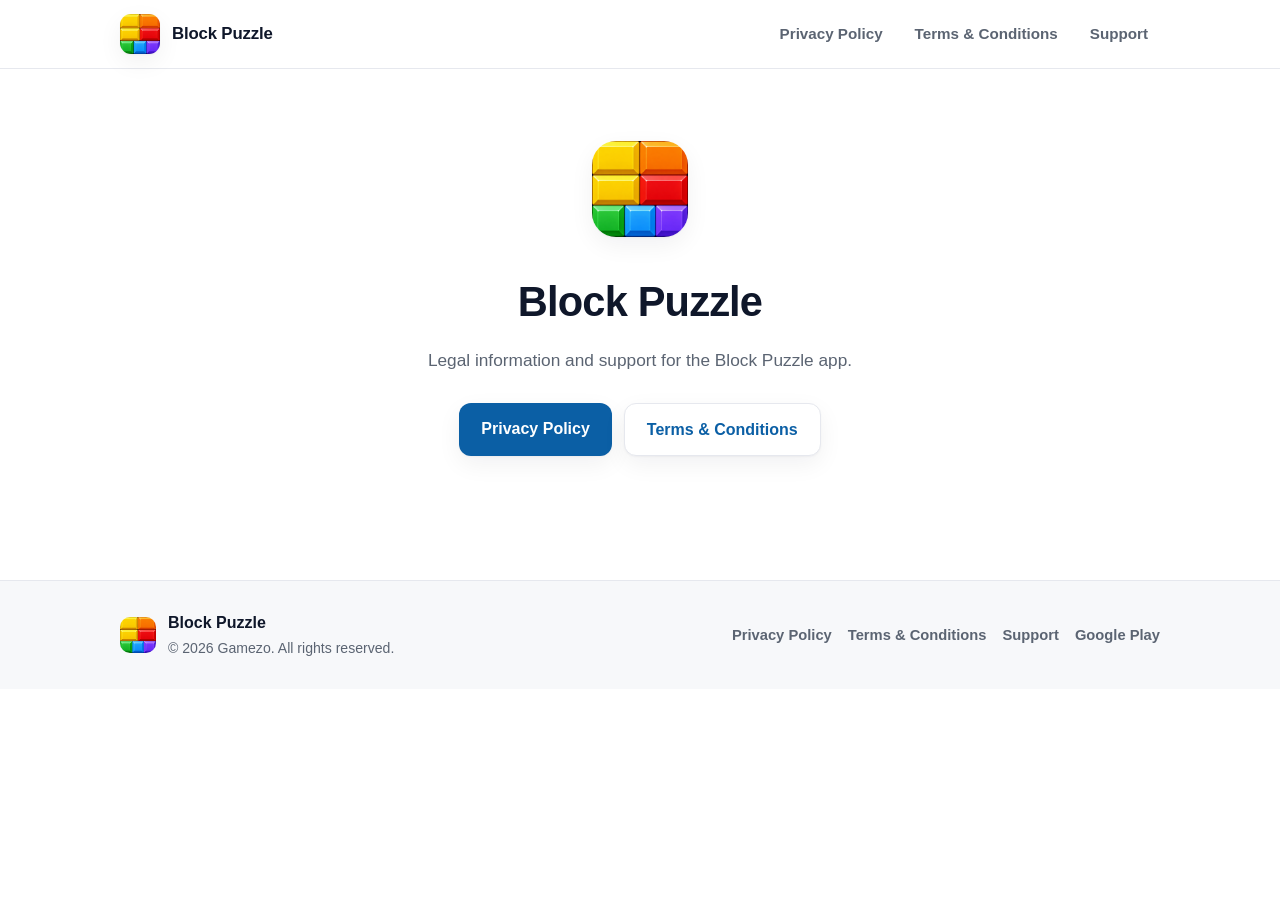
<file: index.html>
<!DOCTYPE html>
<html lang="en">
<head>
  <meta charset="utf-8">
  <meta name="viewport" content="width=device-width, initial-scale=1">
  <title>Block Puzzle &mdash; Legal &amp; Support</title>
  <meta name="description" content="Privacy Policy, Terms &amp; Conditions and support information for the Block Puzzle app.">
  <meta name="robots" content="index, follow">
  <meta name="theme-color" content="#0B5FA5">
  <link rel="canonical" href="https://gamezosupport.github.io/blockpuzzlelegal/">
  <meta property="og:type" content="website">
  <meta property="og:site_name" content="Block Puzzle">
  <meta property="og:title" content="Block Puzzle &mdash; Legal &amp; Support">
  <meta property="og:description" content="Privacy Policy, Terms &amp; Conditions and support information for the Block Puzzle app.">
  <meta property="og:url" content="https://gamezosupport.github.io/blockpuzzlelegal/">
  <meta property="og:image" content="https://gamezosupport.github.io/blockpuzzlelegal/assets/app_logo.png">
  <meta name="twitter:card" content="summary">
  <meta name="twitter:title" content="Block Puzzle &mdash; Legal &amp; Support">
  <meta name="twitter:description" content="Privacy Policy, Terms &amp; Conditions and support information for the Block Puzzle app.">
  <meta name="twitter:image" content="https://gamezosupport.github.io/blockpuzzlelegal/assets/app_logo.png">
  <script type="application/ld+json">
  {
    "@context": "https://schema.org",
    "@type": "SoftwareApplication",
    "name": "Block Puzzle",
    "applicationCategory": "GameApplication",
    "operatingSystem": "Android, iOS",
    "url": "https://gamezosupport.github.io/blockpuzzlelegal/",
    "description": "Privacy Policy, Terms & Conditions and support information for the Block Puzzle app.",
    "image": "https://gamezosupport.github.io/blockpuzzlelegal/assets/app_logo.png",
    "installUrl": "https://play.google.com/store/apps/details?id=com.gamezo.blockpuzzle"
  }
  </script>
  <link rel="icon" type="image/png" href="assets/app_logo.png">
  <link rel="apple-touch-icon" href="assets/app_logo.png">
  <link rel="stylesheet" href="assets/styles.css">
</head>
<body>
  <a class="skip-link" href="#main">Skip to content</a>
<header class="site-header">
  <div class="container header-inner">
    <a class="brand" href="" aria-label="Block Puzzle home">
      <img class="brand-logo" src="assets/app_logo.png" width="40" height="40" alt="Block Puzzle logo">
      <span class="brand-name">Block Puzzle</span>
    </a>
    <nav class="site-nav" aria-label="Primary">
      <a href="privacy-policy/">Privacy Policy</a>
      <a href="terms-and-conditions/">Terms &amp; Conditions</a>
      <a href="mailto:gamezosupport@gmail.com">Support</a>
    </nav>
  </div>
</header>
  <main id="main" class="container">
    <section class="hero">
      <img class="hero-logo" src="assets/app_logo.png" width="96" height="96" alt="Block Puzzle logo">
      <h1>Block Puzzle</h1>
      <p class="lede">Legal information and support for the Block Puzzle app.</p>
      <div class="hero-actions">
        <a class="btn" href="privacy-policy/">Privacy Policy</a>
        <a class="btn btn-ghost" href="terms-and-conditions/">Terms &amp; Conditions</a>
      </div>
    </section>
  </main>
<footer class="site-footer">
  <div class="container footer-inner">
    <div class="footer-brand">
      <img class="footer-logo" src="assets/app_logo.png" width="36" height="36" alt="Block Puzzle logo">
      <div>
        <div class="footer-app">Block Puzzle</div>
        <div class="footer-copy">&copy; 2026 Gamezo. All rights reserved.</div>
      </div>
    </div>
    <nav class="footer-nav" aria-label="Footer">
      <a href="privacy-policy/">Privacy Policy</a>
      <a href="terms-and-conditions/">Terms &amp; Conditions</a>
      <a href="mailto:gamezosupport@gmail.com">Support</a>
      <a href="https://play.google.com/store/apps/details?id=com.gamezo.blockpuzzle" rel="noopener">Google Play</a>
    </nav>
  </div>
</footer>
</body>
</html>
</file>
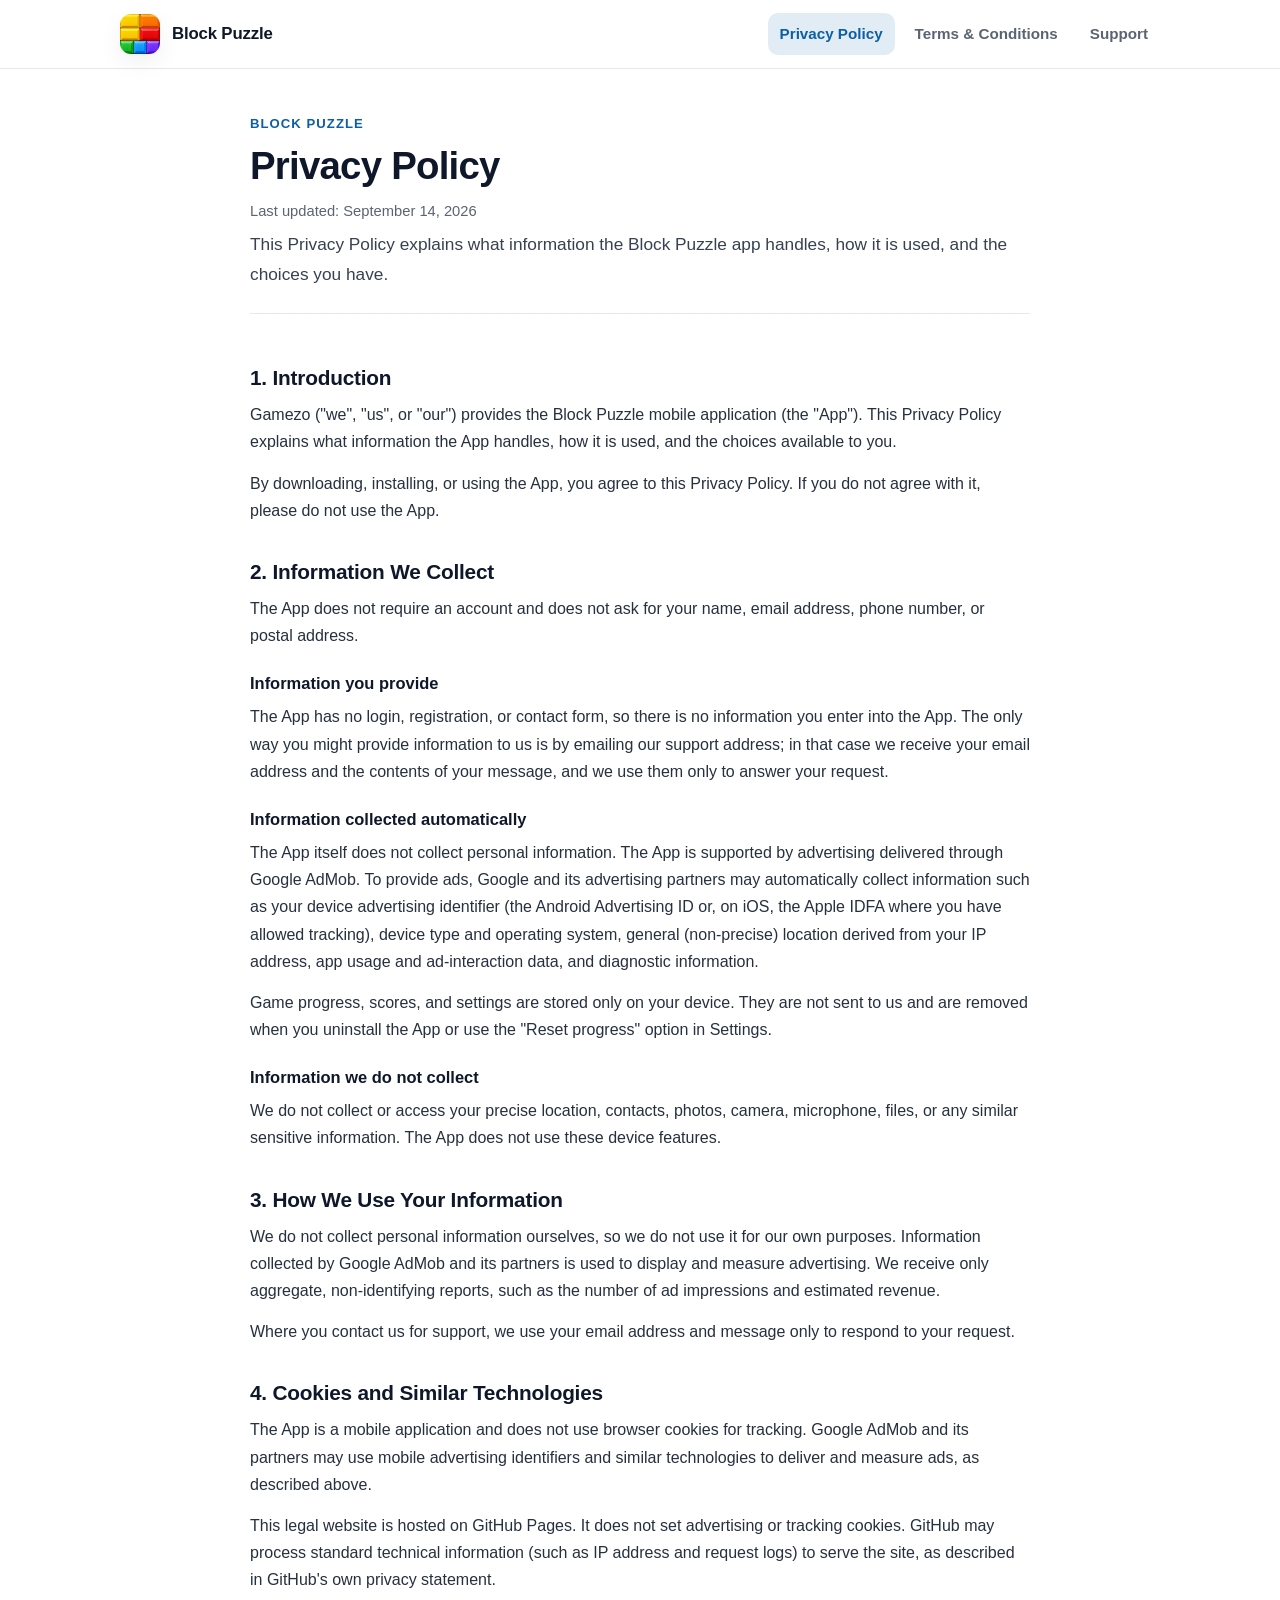
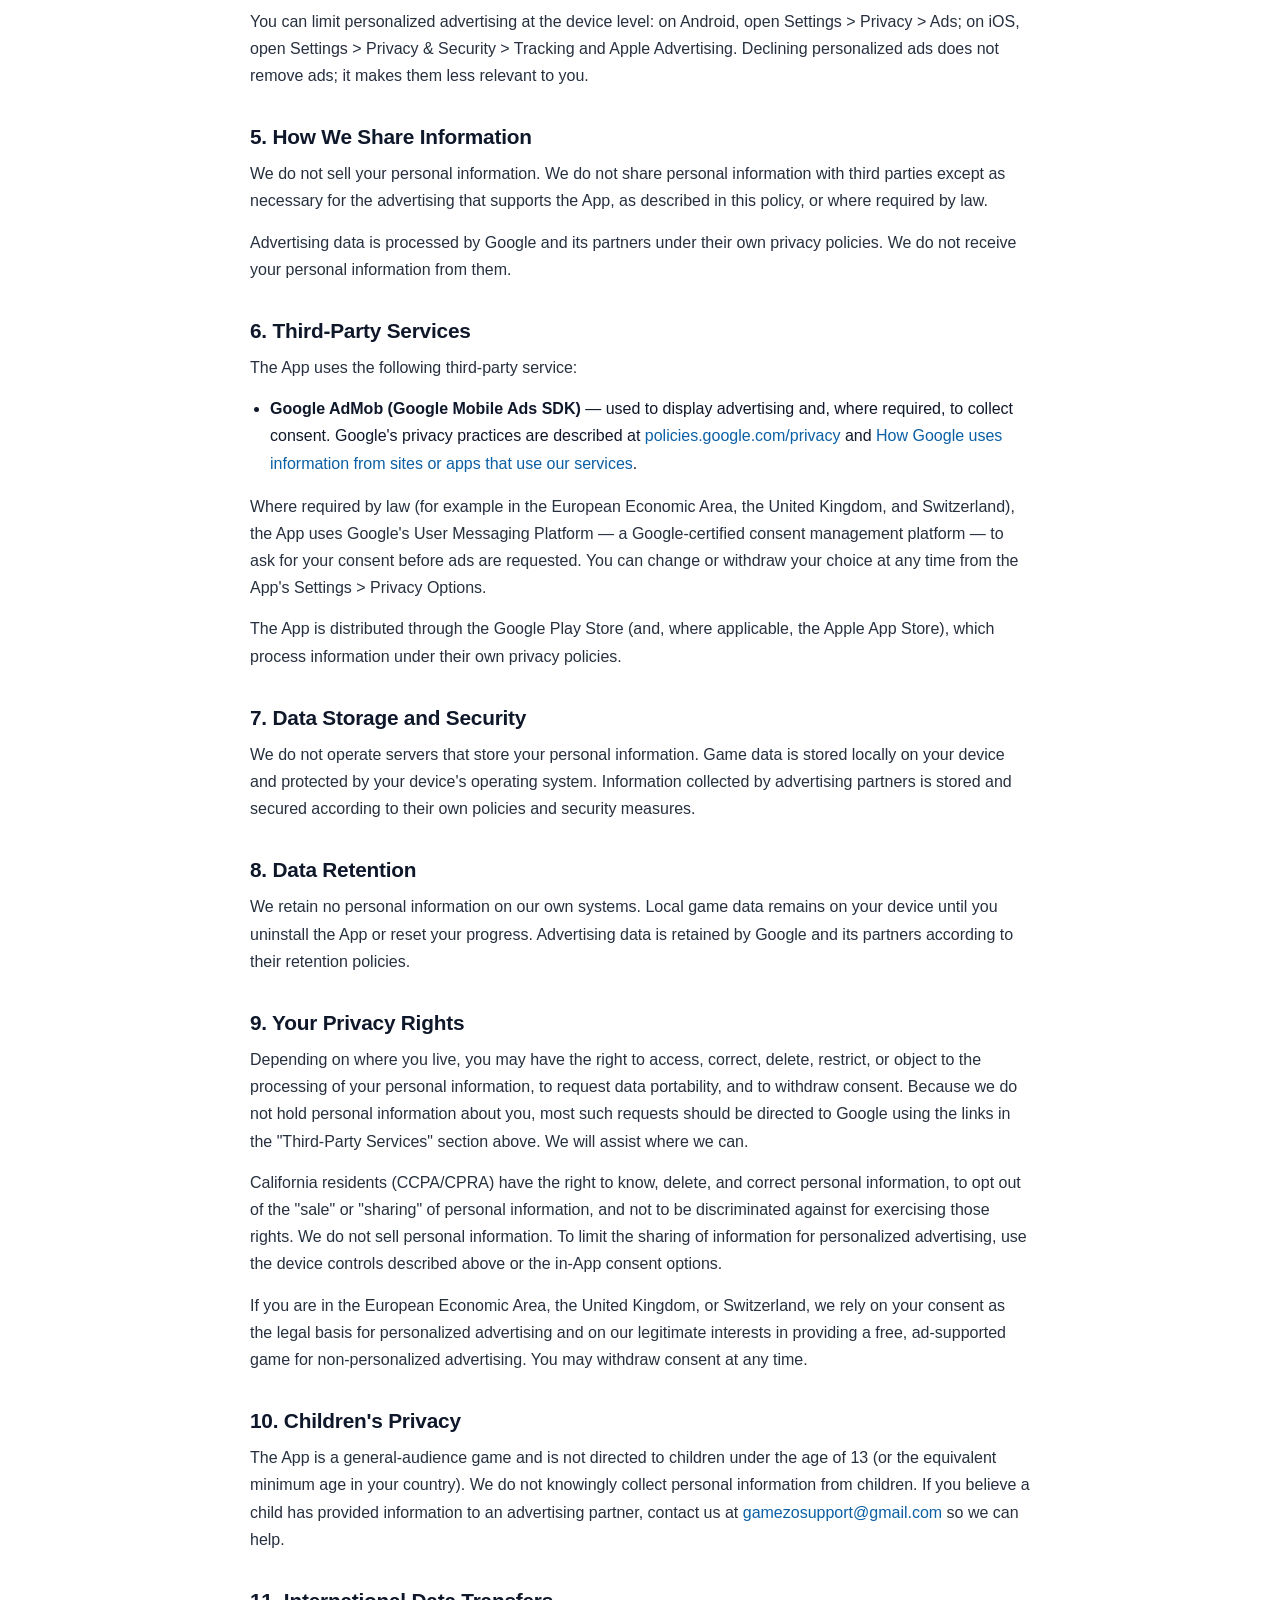
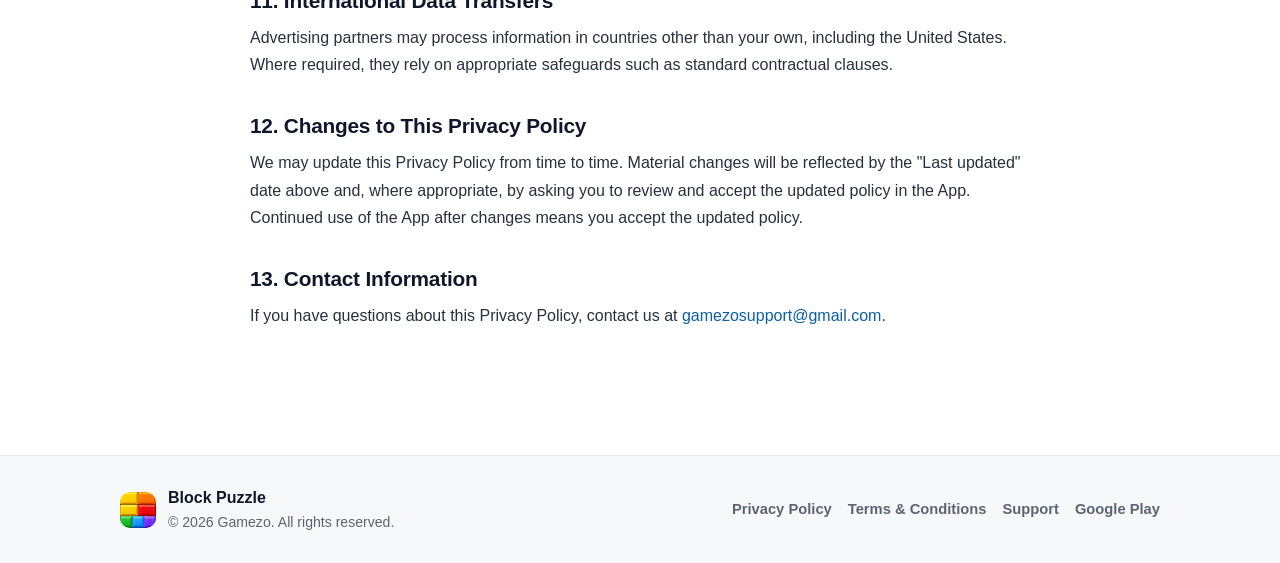
<file: privacy-policy/index.html>
<!DOCTYPE html>
<html lang="en">
<head>
  <meta charset="utf-8">
  <meta name="viewport" content="width=device-width, initial-scale=1">
  <title>Block Puzzle Privacy Policy</title>
  <meta name="description" content="How Block Puzzle handles information, including advertising and your privacy choices.">
  <meta name="robots" content="index, follow">
  <meta name="theme-color" content="#0B5FA5">
  <link rel="canonical" href="https://gamezosupport.github.io/blockpuzzlelegal/privacy-policy/">
  <meta property="og:type" content="website">
  <meta property="og:site_name" content="Block Puzzle">
  <meta property="og:title" content="Block Puzzle Privacy Policy">
  <meta property="og:description" content="How Block Puzzle handles information, including advertising and your privacy choices.">
  <meta property="og:url" content="https://gamezosupport.github.io/blockpuzzlelegal/privacy-policy/">
  <meta property="og:image" content="https://gamezosupport.github.io/blockpuzzlelegal/assets/app_logo.png">
  <meta name="twitter:card" content="summary">
  <link rel="icon" type="image/png" href="../assets/app_logo.png">
  <link rel="apple-touch-icon" href="../assets/app_logo.png">
  <link rel="stylesheet" href="../assets/styles.css">
</head>
<body>
  <a class="skip-link" href="#main">Skip to content</a>
<header class="site-header">
  <div class="container header-inner">
    <a class="brand" href="../" aria-label="Block Puzzle home">
      <img class="brand-logo" src="../assets/app_logo.png" width="40" height="40" alt="Block Puzzle logo">
      <span class="brand-name">Block Puzzle</span>
    </a>
    <nav class="site-nav" aria-label="Primary">
      <a href="../privacy-policy/" class="is-active" aria-current="page">Privacy Policy</a>
      <a href="../terms-and-conditions/">Terms &amp; Conditions</a>
      <a href="mailto:gamezosupport@gmail.com">Support</a>
    </nav>
  </div>
</header>
  <main id="main" class="container">
    <article class="doc">
      <header class="doc-head">
        <p class="eyebrow">Block Puzzle</p>
        <h1>Privacy Policy</h1>
        <p class="updated">Last updated: September 14, 2026</p>
        <p class="lede">This Privacy Policy explains what information the Block Puzzle app handles, how it is used, and the choices you have.</p>
      </header>
      <div class="prose">
        <section class="section" aria-labelledby="introduction">
          <h2 id="introduction">1. Introduction</h2>
          <p>Gamezo ("we", "us", or "our") provides the Block Puzzle mobile application (the "App"). This Privacy Policy explains what information the App handles, how it is used, and the choices available to you.</p>
        <p>By downloading, installing, or using the App, you agree to this Privacy Policy. If you do not agree with it, please do not use the App.</p>
        </section>
        <section class="section" aria-labelledby="information-we-collect">
          <h2 id="information-we-collect">2. Information We Collect</h2>
          <p>The App does not require an account and does not ask for your name, email address, phone number, or postal address.</p>
        <h3>Information you provide</h3>
        <p>The App has no login, registration, or contact form, so there is no information you enter into the App. The only way you might provide information to us is by emailing our support address; in that case we receive your email address and the contents of your message, and we use them only to answer your request.</p>
        <h3>Information collected automatically</h3>
        <p>The App itself does not collect personal information. The App is supported by advertising delivered through Google AdMob. To provide ads, Google and its advertising partners may automatically collect information such as your device advertising identifier (the Android Advertising ID or, on iOS, the Apple IDFA where you have allowed tracking), device type and operating system, general (non-precise) location derived from your IP address, app usage and ad-interaction data, and diagnostic information.</p>
        <p>Game progress, scores, and settings are stored only on your device. They are not sent to us and are removed when you uninstall the App or use the "Reset progress" option in Settings.</p>
        <h3>Information we do not collect</h3>
        <p>We do not collect or access your precise location, contacts, photos, camera, microphone, files, or any similar sensitive information. The App does not use these device features.</p>
        </section>
        <section class="section" aria-labelledby="how-we-use">
          <h2 id="how-we-use">3. How We Use Your Information</h2>
          <p>We do not collect personal information ourselves, so we do not use it for our own purposes. Information collected by Google AdMob and its partners is used to display and measure advertising. We receive only aggregate, non-identifying reports, such as the number of ad impressions and estimated revenue.</p>
        <p>Where you contact us for support, we use your email address and message only to respond to your request.</p>
        </section>
        <section class="section" aria-labelledby="cookies">
          <h2 id="cookies">4. Cookies and Similar Technologies</h2>
          <p>The App is a mobile application and does not use browser cookies for tracking. Google AdMob and its partners may use mobile advertising identifiers and similar technologies to deliver and measure ads, as described above.</p>
        <p>This legal website is hosted on GitHub Pages. It does not set advertising or tracking cookies. GitHub may process standard technical information (such as IP address and request logs) to serve the site, as described in GitHub's own privacy statement.</p>
        <p>You can limit personalized advertising at the device level: on Android, open Settings &gt; Privacy &gt; Ads; on iOS, open Settings &gt; Privacy &amp; Security &gt; Tracking and Apple Advertising. Declining personalized ads does not remove ads; it makes them less relevant to you.</p>
        </section>
        <section class="section" aria-labelledby="how-we-share">
          <h2 id="how-we-share">5. How We Share Information</h2>
          <p>We do not sell your personal information. We do not share personal information with third parties except as necessary for the advertising that supports the App, as described in this policy, or where required by law.</p>
        <p>Advertising data is processed by Google and its partners under their own privacy policies. We do not receive your personal information from them.</p>
        </section>
        <section class="section" aria-labelledby="third-parties">
          <h2 id="third-parties">6. Third-Party Services</h2>
          <p>The App uses the following third-party service:</p>
        <ul><li><strong>Google AdMob (Google Mobile Ads SDK)</strong> &mdash; used to display advertising and, where required, to collect consent. Google's privacy practices are described at <a href="https://policies.google.com/privacy">policies.google.com/privacy</a> and <a href="https://policies.google.com/technologies/partner-sites">How Google uses information from sites or apps that use our services</a>.</li></ul>
        <p>Where required by law (for example in the European Economic Area, the United Kingdom, and Switzerland), the App uses Google's User Messaging Platform &mdash; a Google-certified consent management platform &mdash; to ask for your consent before ads are requested. You can change or withdraw your choice at any time from the App's Settings &gt; Privacy Options.</p>
        <p>The App is distributed through the Google Play Store (and, where applicable, the Apple App Store), which process information under their own privacy policies.</p>
        </section>
        <section class="section" aria-labelledby="storage-security">
          <h2 id="storage-security">7. Data Storage and Security</h2>
          <p>We do not operate servers that store your personal information. Game data is stored locally on your device and protected by your device's operating system. Information collected by advertising partners is stored and secured according to their own policies and security measures.</p>
        </section>
        <section class="section" aria-labelledby="retention">
          <h2 id="retention">8. Data Retention</h2>
          <p>We retain no personal information on our own systems. Local game data remains on your device until you uninstall the App or reset your progress. Advertising data is retained by Google and its partners according to their retention policies.</p>
        </section>
        <section class="section" aria-labelledby="rights">
          <h2 id="rights">9. Your Privacy Rights</h2>
          <p>Depending on where you live, you may have the right to access, correct, delete, restrict, or object to the processing of your personal information, to request data portability, and to withdraw consent. Because we do not hold personal information about you, most such requests should be directed to Google using the links in the "Third-Party Services" section above. We will assist where we can.</p>
        <p>California residents (CCPA/CPRA) have the right to know, delete, and correct personal information, to opt out of the "sale" or "sharing" of personal information, and not to be discriminated against for exercising those rights. We do not sell personal information. To limit the sharing of information for personalized advertising, use the device controls described above or the in-App consent options.</p>
        <p>If you are in the European Economic Area, the United Kingdom, or Switzerland, we rely on your consent as the legal basis for personalized advertising and on our legitimate interests in providing a free, ad-supported game for non-personalized advertising. You may withdraw consent at any time.</p>
        </section>
        <section class="section" aria-labelledby="children">
          <h2 id="children">10. Children's Privacy</h2>
          <p>The App is a general-audience game and is not directed to children under the age of 13 (or the equivalent minimum age in your country). We do not knowingly collect personal information from children. If you believe a child has provided information to an advertising partner, contact us at <a href="mailto:gamezosupport@gmail.com">gamezosupport@gmail.com</a> so we can help.</p>
        </section>
        <section class="section" aria-labelledby="international">
          <h2 id="international">11. International Data Transfers</h2>
          <p>Advertising partners may process information in countries other than your own, including the United States. Where required, they rely on appropriate safeguards such as standard contractual clauses.</p>
        </section>
        <section class="section" aria-labelledby="changes">
          <h2 id="changes">12. Changes to This Privacy Policy</h2>
          <p>We may update this Privacy Policy from time to time. Material changes will be reflected by the "Last updated" date above and, where appropriate, by asking you to review and accept the updated policy in the App. Continued use of the App after changes means you accept the updated policy.</p>
        </section>
        <section class="section" aria-labelledby="contact">
          <h2 id="contact">13. Contact Information</h2>
          <p>If you have questions about this Privacy Policy, contact us at <a href="mailto:gamezosupport@gmail.com">gamezosupport@gmail.com</a>.</p>
        </section>
      </div>
    </article>
  </main>
<footer class="site-footer">
  <div class="container footer-inner">
    <div class="footer-brand">
      <img class="footer-logo" src="../assets/app_logo.png" width="36" height="36" alt="Block Puzzle logo">
      <div>
        <div class="footer-app">Block Puzzle</div>
        <div class="footer-copy">&copy; 2026 Gamezo. All rights reserved.</div>
      </div>
    </div>
    <nav class="footer-nav" aria-label="Footer">
      <a href="../privacy-policy/">Privacy Policy</a>
      <a href="../terms-and-conditions/">Terms &amp; Conditions</a>
      <a href="mailto:gamezosupport@gmail.com">Support</a>
      <a href="https://play.google.com/store/apps/details?id=com.gamezo.blockpuzzle" rel="noopener">Google Play</a>
    </nav>
  </div>
</footer>
</body>
</html>
</file>
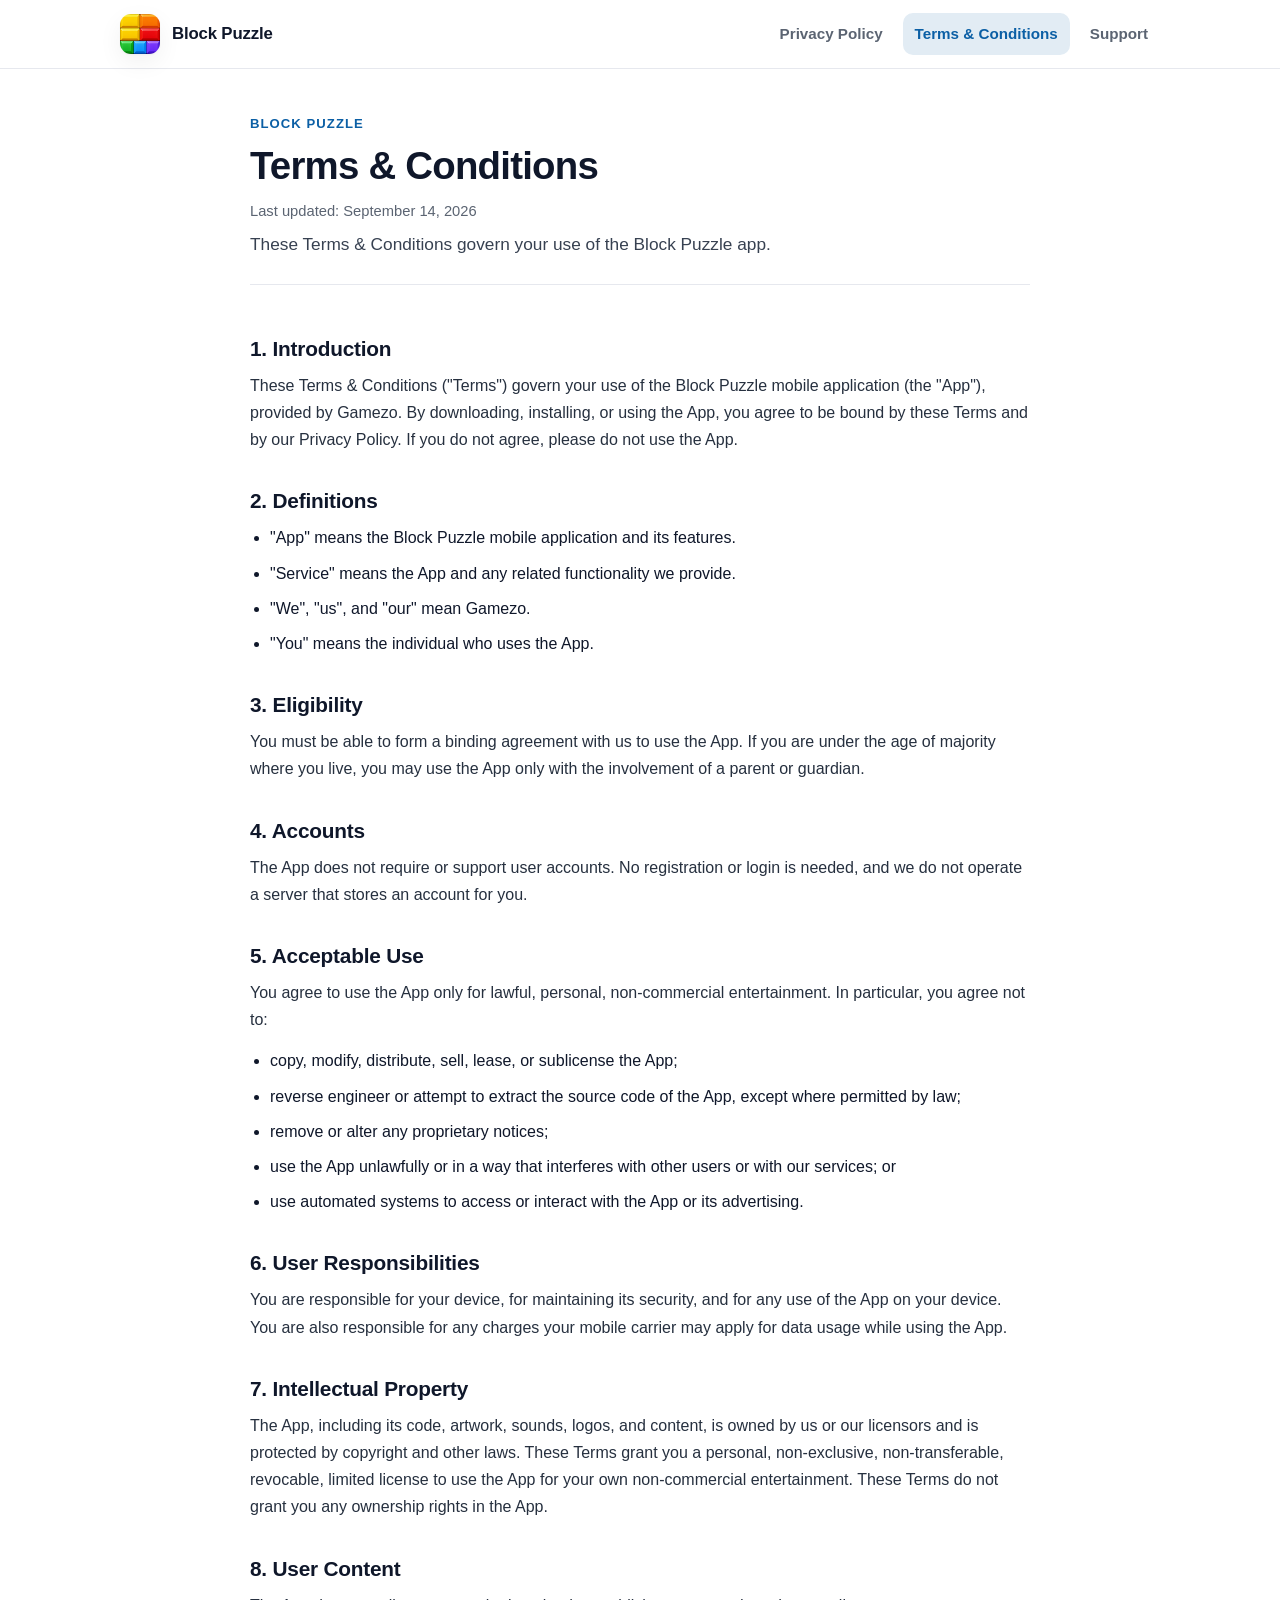
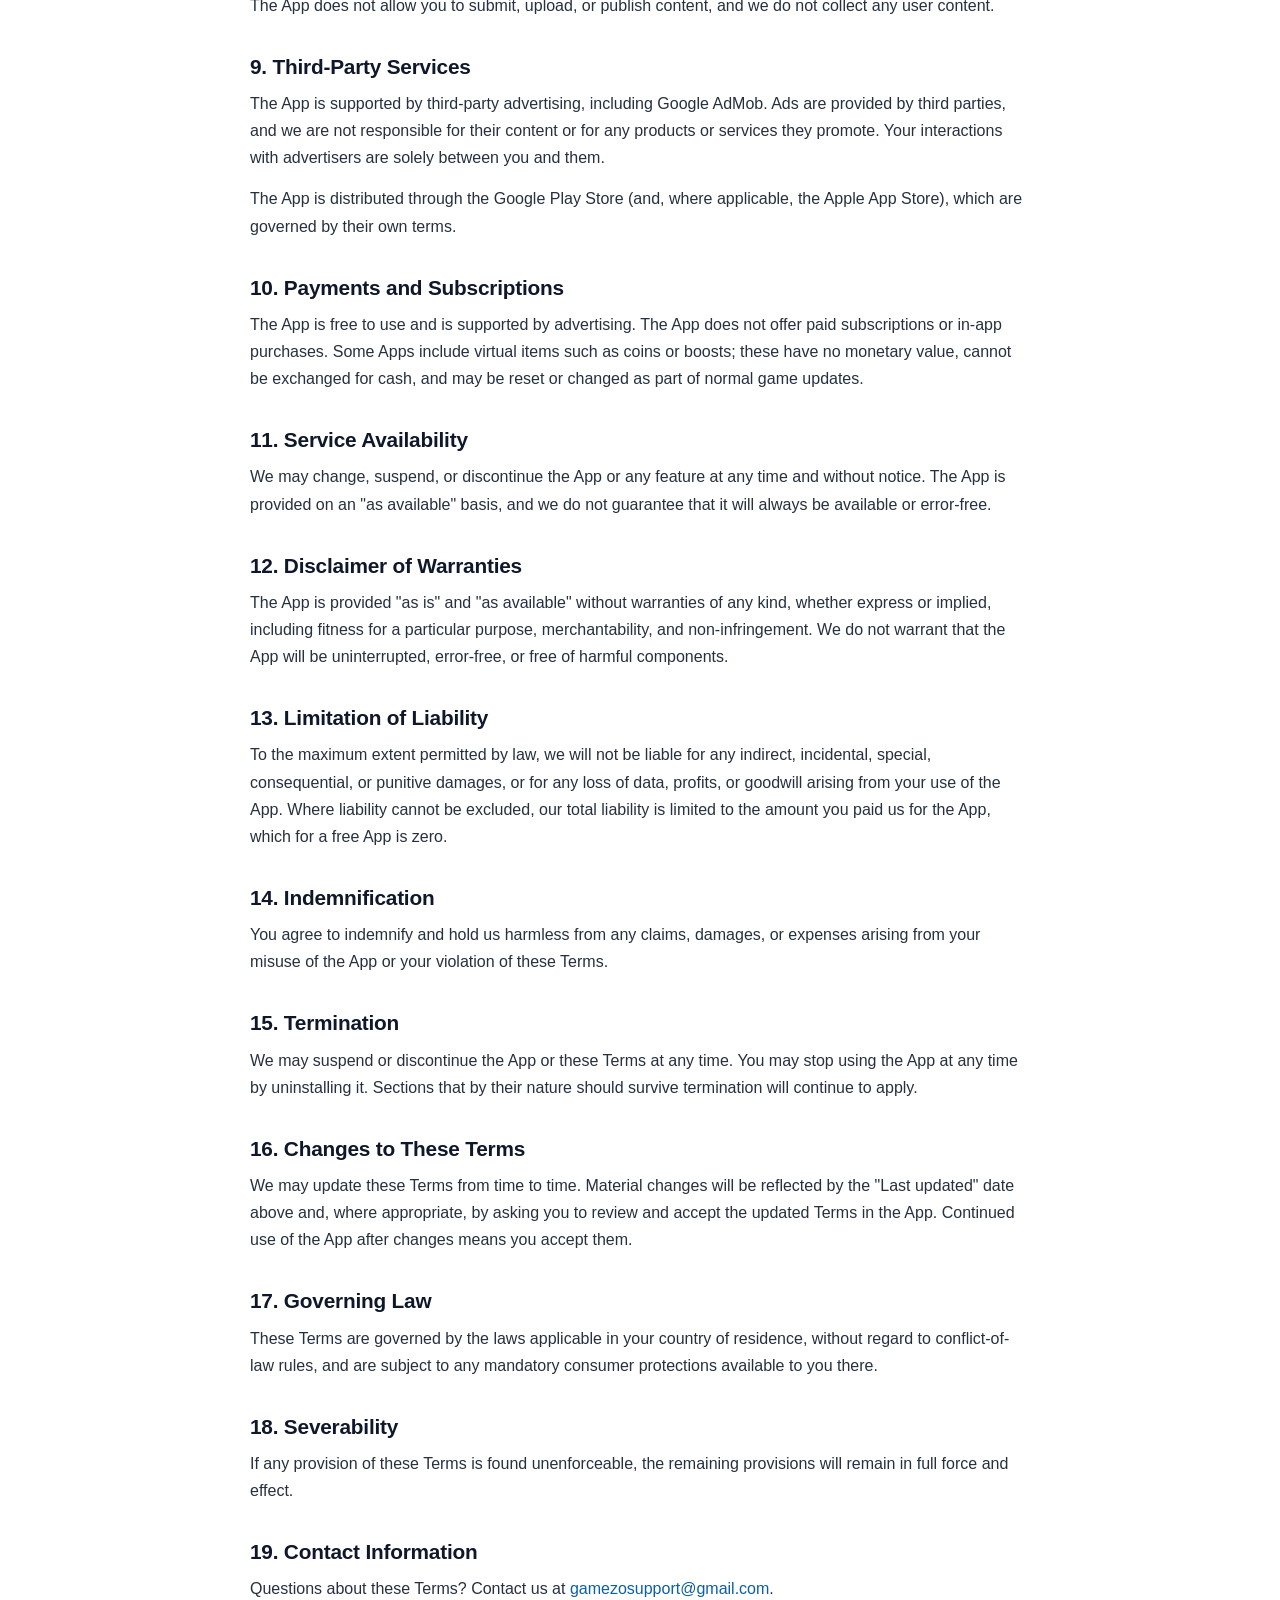
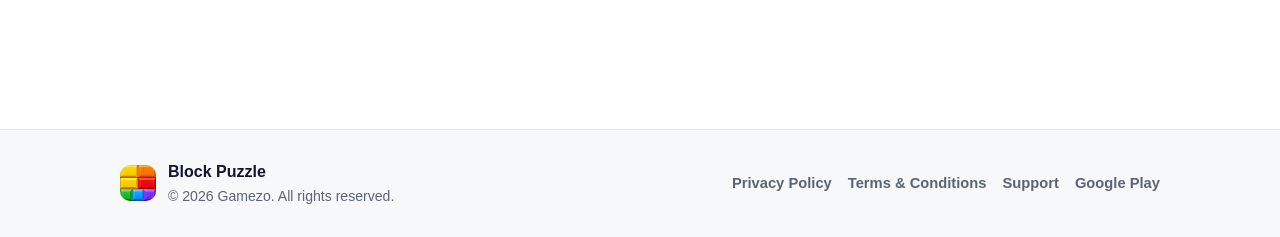
<file: terms-and-conditions/index.html>
<!DOCTYPE html>
<html lang="en">
<head>
  <meta charset="utf-8">
  <meta name="viewport" content="width=device-width, initial-scale=1">
  <title>Block Puzzle Terms &amp; Conditions</title>
  <meta name="description" content="The terms and conditions that govern your use of the Block Puzzle app.">
  <meta name="robots" content="index, follow">
  <meta name="theme-color" content="#0B5FA5">
  <link rel="canonical" href="https://gamezosupport.github.io/blockpuzzlelegal/terms-and-conditions/">
  <meta property="og:type" content="website">
  <meta property="og:site_name" content="Block Puzzle">
  <meta property="og:title" content="Block Puzzle Terms &amp; Conditions">
  <meta property="og:description" content="The terms and conditions that govern your use of the Block Puzzle app.">
  <meta property="og:url" content="https://gamezosupport.github.io/blockpuzzlelegal/terms-and-conditions/">
  <meta property="og:image" content="https://gamezosupport.github.io/blockpuzzlelegal/assets/app_logo.png">
  <meta name="twitter:card" content="summary">
  <link rel="icon" type="image/png" href="../assets/app_logo.png">
  <link rel="apple-touch-icon" href="../assets/app_logo.png">
  <link rel="stylesheet" href="../assets/styles.css">
</head>
<body>
  <a class="skip-link" href="#main">Skip to content</a>
<header class="site-header">
  <div class="container header-inner">
    <a class="brand" href="../" aria-label="Block Puzzle home">
      <img class="brand-logo" src="../assets/app_logo.png" width="40" height="40" alt="Block Puzzle logo">
      <span class="brand-name">Block Puzzle</span>
    </a>
    <nav class="site-nav" aria-label="Primary">
      <a href="../privacy-policy/">Privacy Policy</a>
      <a href="../terms-and-conditions/" class="is-active" aria-current="page">Terms &amp; Conditions</a>
      <a href="mailto:gamezosupport@gmail.com">Support</a>
    </nav>
  </div>
</header>
  <main id="main" class="container">
    <article class="doc">
      <header class="doc-head">
        <p class="eyebrow">Block Puzzle</p>
        <h1>Terms &amp; Conditions</h1>
        <p class="updated">Last updated: September 14, 2026</p>
        <p class="lede">These Terms &amp; Conditions govern your use of the Block Puzzle app.</p>
      </header>
      <div class="prose">
        <section class="section" aria-labelledby="introduction">
          <h2 id="introduction">1. Introduction</h2>
          <p>These Terms &amp; Conditions ("Terms") govern your use of the Block Puzzle mobile application (the "App"), provided by Gamezo. By downloading, installing, or using the App, you agree to be bound by these Terms and by our Privacy Policy. If you do not agree, please do not use the App.</p>
        </section>
        <section class="section" aria-labelledby="definitions">
          <h2 id="definitions">2. Definitions</h2>
          <ul><li>"App" means the Block Puzzle mobile application and its features.</li><li>"Service" means the App and any related functionality we provide.</li><li>"We", "us", and "our" mean Gamezo.</li><li>"You" means the individual who uses the App.</li></ul>
        </section>
        <section class="section" aria-labelledby="eligibility">
          <h2 id="eligibility">3. Eligibility</h2>
          <p>You must be able to form a binding agreement with us to use the App. If you are under the age of majority where you live, you may use the App only with the involvement of a parent or guardian.</p>
        </section>
        <section class="section" aria-labelledby="accounts">
          <h2 id="accounts">4. Accounts</h2>
          <p>The App does not require or support user accounts. No registration or login is needed, and we do not operate a server that stores an account for you.</p>
        </section>
        <section class="section" aria-labelledby="acceptable-use">
          <h2 id="acceptable-use">5. Acceptable Use</h2>
          <p>You agree to use the App only for lawful, personal, non-commercial entertainment. In particular, you agree not to:</p>
        <ul><li>copy, modify, distribute, sell, lease, or sublicense the App;</li><li>reverse engineer or attempt to extract the source code of the App, except where permitted by law;</li><li>remove or alter any proprietary notices;</li><li>use the App unlawfully or in a way that interferes with other users or with our services; or</li><li>use automated systems to access or interact with the App or its advertising.</li></ul>
        </section>
        <section class="section" aria-labelledby="responsibilities">
          <h2 id="responsibilities">6. User Responsibilities</h2>
          <p>You are responsible for your device, for maintaining its security, and for any use of the App on your device. You are also responsible for any charges your mobile carrier may apply for data usage while using the App.</p>
        </section>
        <section class="section" aria-labelledby="ip">
          <h2 id="ip">7. Intellectual Property</h2>
          <p>The App, including its code, artwork, sounds, logos, and content, is owned by us or our licensors and is protected by copyright and other laws. These Terms grant you a personal, non-exclusive, non-transferable, revocable, limited license to use the App for your own non-commercial entertainment. These Terms do not grant you any ownership rights in the App.</p>
        </section>
        <section class="section" aria-labelledby="user-content">
          <h2 id="user-content">8. User Content</h2>
          <p>The App does not allow you to submit, upload, or publish content, and we do not collect any user content.</p>
        </section>
        <section class="section" aria-labelledby="third-parties">
          <h2 id="third-parties">9. Third-Party Services</h2>
          <p>The App is supported by third-party advertising, including Google AdMob. Ads are provided by third parties, and we are not responsible for their content or for any products or services they promote. Your interactions with advertisers are solely between you and them.</p>
        <p>The App is distributed through the Google Play Store (and, where applicable, the Apple App Store), which are governed by their own terms.</p>
        </section>
        <section class="section" aria-labelledby="payments">
          <h2 id="payments">10. Payments and Subscriptions</h2>
          <p>The App is free to use and is supported by advertising. The App does not offer paid subscriptions or in-app purchases. Some Apps include virtual items such as coins or boosts; these have no monetary value, cannot be exchanged for cash, and may be reset or changed as part of normal game updates.</p>
        </section>
        <section class="section" aria-labelledby="availability">
          <h2 id="availability">11. Service Availability</h2>
          <p>We may change, suspend, or discontinue the App or any feature at any time and without notice. The App is provided on an "as available" basis, and we do not guarantee that it will always be available or error-free.</p>
        </section>
        <section class="section" aria-labelledby="disclaimer">
          <h2 id="disclaimer">12. Disclaimer of Warranties</h2>
          <p>The App is provided "as is" and "as available" without warranties of any kind, whether express or implied, including fitness for a particular purpose, merchantability, and non-infringement. We do not warrant that the App will be uninterrupted, error-free, or free of harmful components.</p>
        </section>
        <section class="section" aria-labelledby="liability">
          <h2 id="liability">13. Limitation of Liability</h2>
          <p>To the maximum extent permitted by law, we will not be liable for any indirect, incidental, special, consequential, or punitive damages, or for any loss of data, profits, or goodwill arising from your use of the App. Where liability cannot be excluded, our total liability is limited to the amount you paid us for the App, which for a free App is zero.</p>
        </section>
        <section class="section" aria-labelledby="indemnification">
          <h2 id="indemnification">14. Indemnification</h2>
          <p>You agree to indemnify and hold us harmless from any claims, damages, or expenses arising from your misuse of the App or your violation of these Terms.</p>
        </section>
        <section class="section" aria-labelledby="termination">
          <h2 id="termination">15. Termination</h2>
          <p>We may suspend or discontinue the App or these Terms at any time. You may stop using the App at any time by uninstalling it. Sections that by their nature should survive termination will continue to apply.</p>
        </section>
        <section class="section" aria-labelledby="changes">
          <h2 id="changes">16. Changes to These Terms</h2>
          <p>We may update these Terms from time to time. Material changes will be reflected by the "Last updated" date above and, where appropriate, by asking you to review and accept the updated Terms in the App. Continued use of the App after changes means you accept them.</p>
        </section>
        <section class="section" aria-labelledby="governing-law">
          <h2 id="governing-law">17. Governing Law</h2>
          <p>These Terms are governed by the laws applicable in your country of residence, without regard to conflict-of-law rules, and are subject to any mandatory consumer protections available to you there.</p>
        </section>
        <section class="section" aria-labelledby="severability">
          <h2 id="severability">18. Severability</h2>
          <p>If any provision of these Terms is found unenforceable, the remaining provisions will remain in full force and effect.</p>
        </section>
        <section class="section" aria-labelledby="contact">
          <h2 id="contact">19. Contact Information</h2>
          <p>Questions about these Terms? Contact us at <a href="mailto:gamezosupport@gmail.com">gamezosupport@gmail.com</a>.</p>
        </section>
      </div>
    </article>
  </main>
<footer class="site-footer">
  <div class="container footer-inner">
    <div class="footer-brand">
      <img class="footer-logo" src="../assets/app_logo.png" width="36" height="36" alt="Block Puzzle logo">
      <div>
        <div class="footer-app">Block Puzzle</div>
        <div class="footer-copy">&copy; 2026 Gamezo. All rights reserved.</div>
      </div>
    </div>
    <nav class="footer-nav" aria-label="Footer">
      <a href="../privacy-policy/">Privacy Policy</a>
      <a href="../terms-and-conditions/">Terms &amp; Conditions</a>
      <a href="mailto:gamezosupport@gmail.com">Support</a>
      <a href="https://play.google.com/store/apps/details?id=com.gamezo.blockpuzzle" rel="noopener">Google Play</a>
    </nav>
  </div>
</footer>
</body>
</html>
</file>
<file: assets/styles.css>
:root {
  --accent: #0B5FA5;
  --accent-ink: #0B5FA5;
  --accent-button-ink: #fff;
  --bg: #ffffff;
  --bg-soft: #f7f8fa;
  --text: #0f172a;
  --muted: #5b6472;
  --border: #e6e8ee;
  --card: #ffffff;
  --radius: 16px;
  --maxw: 1080px;
  --readw: 780px;
  --shadow: 0 1px 2px rgba(15, 23, 42, .04), 0 8px 24px rgba(15, 23, 42, .06);
}

* { box-sizing: border-box; }

html { scroll-behavior: smooth; -webkit-text-size-adjust: 100%; }

body {
  margin: 0;
  font-family: ui-sans-serif, -apple-system, BlinkMacSystemFont, "Segoe UI",
    Roboto, Helvetica, Arial, "Apple Color Emoji", "Segoe UI Emoji", sans-serif;
  color: var(--text);
  background: var(--bg);
  line-height: 1.7;
  -webkit-font-smoothing: antialiased;
  text-rendering: optimizeLegibility;
}

a { color: var(--accent-ink); text-decoration: none; }
a:hover { text-decoration: underline; }

:focus-visible {
  outline: 3px solid var(--text);
  outline-offset: 2px;
  border-radius: 6px;
}

.skip-link {
  position: absolute;
  left: -9999px;
  top: 0;
  background: var(--text);
  color: #fff;
  padding: 10px 16px;
  border-radius: 0 0 10px 0;
  z-index: 100;
}
.skip-link:focus { left: 0; }

.container {
  width: 100%;
  max-width: var(--maxw);
  margin: 0 auto;
  padding: 0 20px;
}

/* ---------- Header ---------- */
.site-header {
  position: sticky;
  top: 0;
  z-index: 20;
  background: rgba(255, 255, 255, .88);
  backdrop-filter: saturate(180%) blur(10px);
  border-bottom: 1px solid var(--border);
}
.header-inner {
  display: flex;
  align-items: center;
  justify-content: space-between;
  gap: 12px 20px;
  flex-wrap: wrap;
  min-height: 68px;
  padding-top: 10px;
  padding-bottom: 10px;
}
.brand {
  display: inline-flex;
  align-items: center;
  gap: 12px;
  color: var(--text);
  font-weight: 800;
  font-size: 1.05rem;
  letter-spacing: -.01em;
}
.brand:hover { text-decoration: none; }
.brand-logo {
  width: 40px;
  height: 40px;
  border-radius: 11px;
  display: block;
  box-shadow: var(--shadow);
}
.site-nav {
  display: flex;
  align-items: center;
  gap: 4px 8px;
  flex-wrap: wrap;
}
.site-nav a {
  display: inline-block;
  padding: 8px 12px;
  border-radius: 10px;
  color: var(--muted);
  font-weight: 600;
  font-size: .95rem;
}
.site-nav a:hover { background: var(--bg-soft); color: var(--text); text-decoration: none; }
.site-nav a.is-active { color: var(--accent-ink); background: color-mix(in srgb, var(--accent) 12%, white); }

/* ---------- Landing hero ---------- */
.hero {
  text-align: center;
  padding: 72px 0 84px;
  max-width: 640px;
  margin: 0 auto;
}
.hero-logo {
  width: 96px;
  height: 96px;
  border-radius: 24px;
  box-shadow: var(--shadow);
}
.hero h1 {
  font-size: clamp(1.9rem, 5vw, 2.6rem);
  margin: 22px 0 8px;
  letter-spacing: -.02em;
}
.hero .lede {
  color: var(--muted);
  font-size: 1.08rem;
  margin: 0 auto 28px;
  max-width: 34em;
}
.hero-actions {
  display: flex;
  gap: 12px;
  justify-content: center;
  flex-wrap: wrap;
}

/* ---------- Buttons ---------- */
.btn {
  display: inline-block;
  background: var(--accent);
  color: var(--accent-button-ink);
  font-weight: 700;
  padding: 12px 22px;
  border-radius: 12px;
  box-shadow: var(--shadow);
}
.btn:hover { text-decoration: none; filter: brightness(.96); }
.btn-ghost {
  background: #fff;
  color: var(--accent-ink);
  border: 1px solid var(--border);
}

/* ---------- Document ---------- */
.doc {
  max-width: var(--readw);
  margin: 0 auto;
  padding: 44px 0 72px;
}
.doc-head {
  padding-bottom: 24px;
  border-bottom: 1px solid var(--border);
  margin-bottom: 8px;
}
.eyebrow {
  margin: 0 0 8px;
  color: var(--accent-ink);
  font-weight: 700;
  font-size: .82rem;
  letter-spacing: .08em;
  text-transform: uppercase;
}
.doc h1 {
  font-size: clamp(1.8rem, 4.5vw, 2.4rem);
  line-height: 1.2;
  margin: 0 0 10px;
  letter-spacing: -.02em;
}
.updated {
  color: var(--muted);
  font-size: .92rem;
  margin: 0 0 6px;
}
.meta {
  color: var(--muted);
  font-size: .9rem;
  margin: 0 0 16px;
}
code {
  font-family: ui-monospace, SFMono-Regular, Menlo, Consolas, monospace;
  font-size: .88em;
  background: var(--bg-soft);
  border: 1px solid var(--border);
  border-radius: 6px;
  padding: 1px 6px;
  word-break: break-all;
}
.lede {
  font-size: 1.08rem;
  color: #374151;
  margin: 0;
}

.prose { padding-top: 8px; }
.section { margin-top: 34px; }
.section h2 {
  font-size: 1.3rem;
  line-height: 1.3;
  margin: 0 0 10px;
  letter-spacing: -.01em;
  scroll-margin-top: 90px;
}
.section h3 {
  font-size: 1.03rem;
  margin: 20px 0 6px;
}
.section p { margin: 0 0 14px; color: #26303f; }
.section ul { margin: 0 0 16px; padding-left: 1.25em; }
.section li { margin: 0 0 8px; }
.section strong { color: var(--text); }

/* ---------- Footer ---------- */
.site-footer {
  border-top: 1px solid var(--border);
  background: var(--bg-soft);
  margin-top: 40px;
}
.footer-inner {
  display: flex;
  align-items: center;
  justify-content: space-between;
  gap: 16px 24px;
  flex-wrap: wrap;
  padding-top: 28px;
  padding-bottom: 28px;
}
.footer-brand { display: flex; align-items: center; gap: 12px; }
.footer-logo { border-radius: 10px; display: block; }
.footer-app { font-weight: 800; }
.footer-copy { color: var(--muted); font-size: .88rem; }
.footer-pkg { color: var(--muted); font-size: .8rem; margin-top: 2px; }
.footer-nav { display: flex; gap: 6px 16px; flex-wrap: wrap; }
.footer-nav a { color: var(--muted); font-weight: 600; font-size: .92rem; }
.footer-nav a:hover { color: var(--accent-ink); }

@media (max-width: 640px) {
  .header-inner { min-height: 60px; }
  .brand-name { font-size: 1rem; }
  .doc { padding: 30px 0 56px; }
  .section { margin-top: 28px; }
  .hero { padding: 48px 0 56px; }
  .footer-inner { flex-direction: column; align-items: flex-start; }
}

@media (prefers-reduced-motion: reduce) {
  html { scroll-behavior: auto; }
}
</file>
